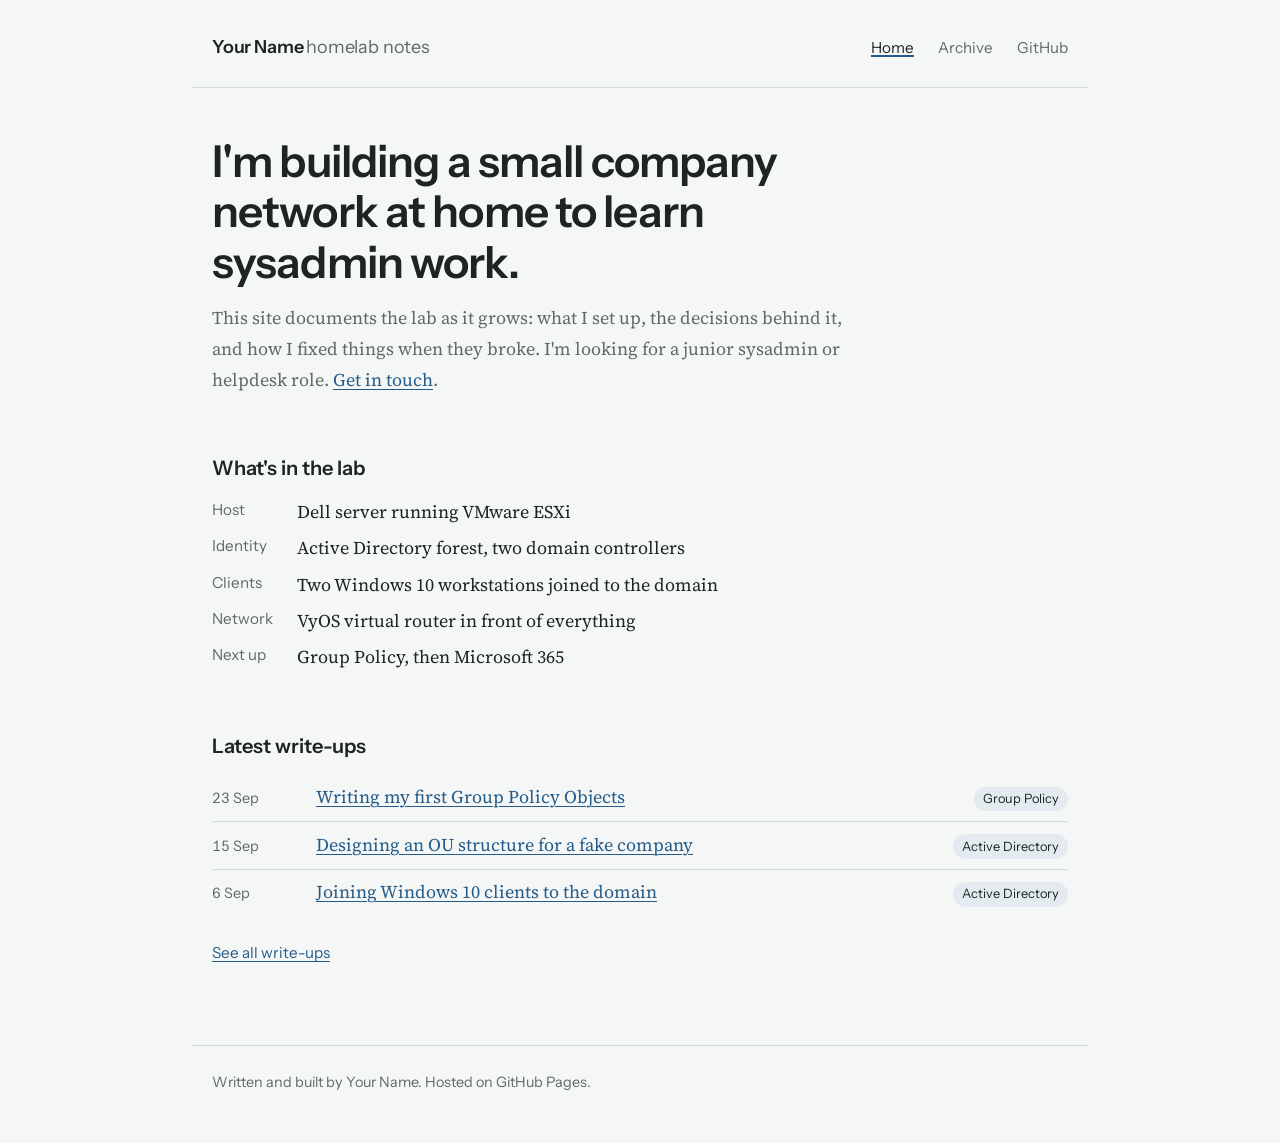
<file: index.html>
<!DOCTYPE html>
<html lang="en">
<head>
  <meta charset="utf-8">
  <meta name="viewport" content="width=device-width, initial-scale=1">
  <title>Your Name | Homelab notes</title>
  <meta name="description" content="Notes from building a Windows domain lab on ESXi while training for sysadmin work.">
  <link rel="preconnect" href="https://fonts.googleapis.com">
  <link rel="preconnect" href="https://fonts.gstatic.com" crossorigin>
  <link href="https://fonts.googleapis.com/css2?family=Instrument+Sans:wght@300;400;600&family=Source+Serif+4:ital,opsz,wght@0,8..60,400;0,8..60,600;1,8..60,400&display=swap" rel="stylesheet">
  <link rel="stylesheet" href="style.css">
</head>
<body>
  <a class="skip-link" href="#content">Skip to content</a>

  <header class="site-header">
    <a class="site-title" href="index.html">Your Name <span>homelab notes</span></a>
    <nav class="site-nav" aria-label="Main">
      <ul>
        <li><a href="index.html" aria-current="page">Home</a></li>
        <li><a href="archives.html">Archive</a></li>
        <li><a href="https://github.com/your-username/homelab">GitHub</a></li>
      </ul>
    </nav>
  </header>

  <main id="content">
    <div class="page-intro">
      <h1>I'm building a small company network at home to learn sysadmin work.</h1>
      <p>This site documents the lab as it grows: what I set up, the decisions behind it, and how I fixed things when they broke. I'm looking for a junior sysadmin or helpdesk role. <a href="mailto:you@example.com">Get in touch</a>.</p>
    </div>

    <section class="lab-summary" aria-labelledby="lab-heading">
      <h2 id="lab-heading">What's in the lab</h2>
      <dl>
        <dt>Host</dt>        <dd>Dell server running VMware ESXi</dd>
        <dt>Identity</dt>    <dd>Active Directory forest, two domain controllers</dd>
        <dt>Clients</dt>     <dd>Two Windows 10 workstations joined to the domain</dd>
        <dt>Network</dt>     <dd>VyOS virtual router in front of everything</dd>
        <dt>Next up</dt>     <dd>Group Policy, then Microsoft 365</dd>
      </dl>
    </section>

    <section class="recent" aria-labelledby="recent-heading">
      <h2 id="recent-heading">Latest write-ups</h2>
      <ul class="post-list">
        <li>
          <time datetime="2026-09-23">23 Sep</time>
          <a href="post.html">Writing my first Group Policy Objects</a>
          <span class="tag">Group Policy</span>
        </li>
        <li>
          <time datetime="2026-09-15">15 Sep</time>
          <a href="post.html">Designing an OU structure for a fake company</a>
          <span class="tag">Active Directory</span>
        </li>
        <li>
          <time datetime="2026-09-06">6 Sep</time>
          <a href="post.html">Joining Windows 10 clients to the domain</a>
          <span class="tag">Active Directory</span>
        </li>
      </ul>
      <p class="more"><a href="archives.html">See all write-ups</a></p>
    </section>
  </main>

  <footer class="site-footer">
    <p>Written and built by Your Name. Hosted on GitHub Pages.</p>
  </footer>
</body>
</html>
</file>
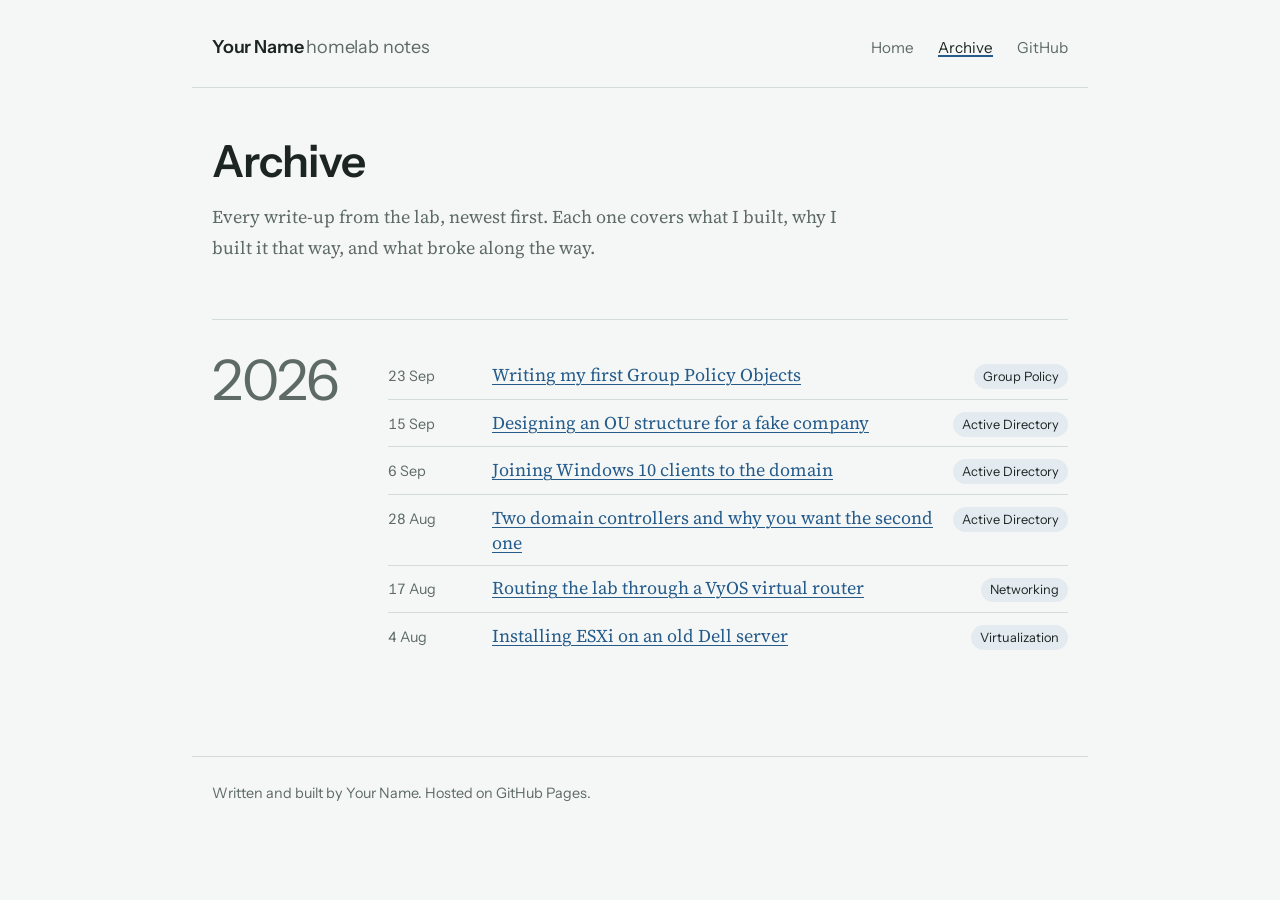
<file: archives.html>
<!DOCTYPE html>
<html lang="en">
<head>
  <meta charset="utf-8">
  <meta name="viewport" content="width=device-width, initial-scale=1">
  <title>Archive | Your Name</title>
  <meta name="description" content="Everything I've written about building and running my homelab.">
  <link rel="preconnect" href="https://fonts.googleapis.com">
  <link rel="preconnect" href="https://fonts.gstatic.com" crossorigin>
  <link href="https://fonts.googleapis.com/css2?family=Instrument+Sans:wght@300;400;600&family=Source+Serif+4:ital,opsz,wght@0,8..60,400;0,8..60,600;1,8..60,400&display=swap" rel="stylesheet">
  <link rel="stylesheet" href="style.css">
</head>
<body>
  <a class="skip-link" href="#content">Skip to content</a>

  <header class="site-header">
    <a class="site-title" href="index.html">Your Name <span>homelab notes</span></a>
    <nav class="site-nav" aria-label="Main">
      <ul>
        <li><a href="index.html">Home</a></li>
        <li><a href="archives.html" aria-current="page">Archive</a></li>
        <li><a href="https://github.com/your-username/homelab">GitHub</a></li>
      </ul>
    </nav>
  </header>

  <main id="content">
    <div class="page-intro">
      <h1>Archive</h1>
      <p>Every write-up from the lab, newest first. Each one covers what I built, why I built it that way, and what broke along the way.</p>
    </div>

    <!-- One <section class="year"> per year. Add new posts at the top of the list. -->
    <section class="year" aria-labelledby="y2026">
      <h2 id="y2026">2026</h2>
      <ul class="post-list">
        <li>
          <time datetime="2026-09-23">23 Sep</time>
          <a href="post.html">Writing my first Group Policy Objects</a>
          <span class="tag">Group Policy</span>
        </li>
        <li>
          <time datetime="2026-09-15">15 Sep</time>
          <a href="post.html">Designing an OU structure for a fake company</a>
          <span class="tag">Active Directory</span>
        </li>
        <li>
          <time datetime="2026-09-06">6 Sep</time>
          <a href="post.html">Joining Windows 10 clients to the domain</a>
          <span class="tag">Active Directory</span>
        </li>
        <li>
          <time datetime="2026-08-28">28 Aug</time>
          <a href="post.html">Two domain controllers and why you want the second one</a>
          <span class="tag">Active Directory</span>
        </li>
        <li>
          <time datetime="2026-08-17">17 Aug</time>
          <a href="post.html">Routing the lab through a VyOS virtual router</a>
          <span class="tag">Networking</span>
        </li>
        <li>
          <time datetime="2026-08-04">4 Aug</time>
          <a href="post.html">Installing ESXi on an old Dell server</a>
          <span class="tag">Virtualization</span>
        </li>
      </ul>
    </section>

    <!-- Example of an older year. Delete it or reuse it.
    <section class="year" aria-labelledby="y2025">
      <h2 id="y2025">2025</h2>
      <ul class="post-list">
        <li>
          <time datetime="2025-12-10">10 Dec</time>
          <a href="post.html">Post title</a>
          <span class="tag">Topic</span>
        </li>
      </ul>
    </section>
    -->
  </main>

  <footer class="site-footer">
    <p>Written and built by Your Name. Hosted on GitHub Pages.</p>
  </footer>
</body>
</html>
</file>
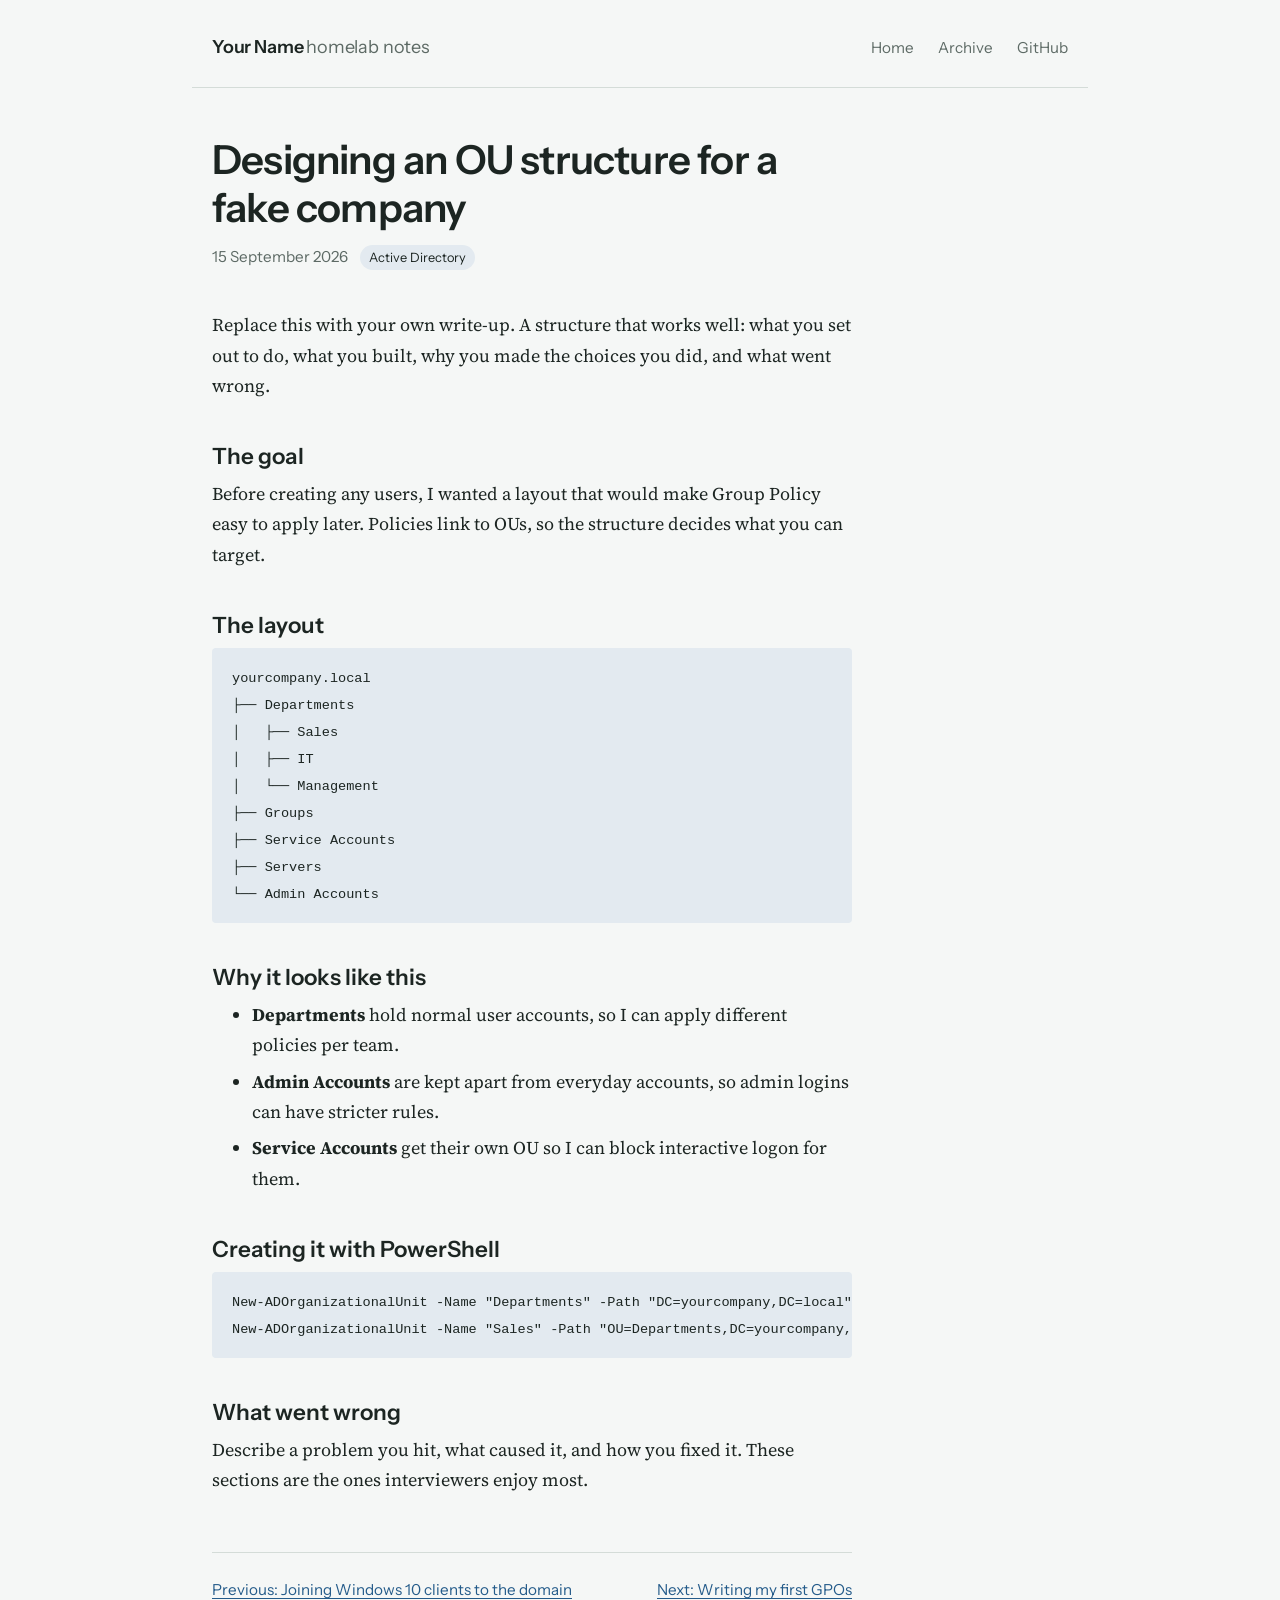
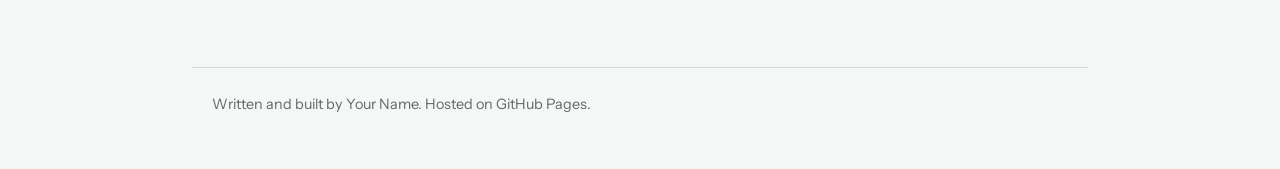
<file: post.html>
<!DOCTYPE html>
<html lang="en">
<head>
  <meta charset="utf-8">
  <meta name="viewport" content="width=device-width, initial-scale=1">
  <title>Designing an OU structure for a fake company | Your Name</title>
  <meta name="description" content="How I laid out organizational units in my lab's Active Directory, and why.">
  <link rel="preconnect" href="https://fonts.googleapis.com">
  <link rel="preconnect" href="https://fonts.gstatic.com" crossorigin>
  <link href="https://fonts.googleapis.com/css2?family=Instrument+Sans:wght@300;400;600&family=Source+Serif+4:ital,opsz,wght@0,8..60,400;0,8..60,600;1,8..60,400&display=swap" rel="stylesheet">
  <link rel="stylesheet" href="style.css">
</head>
<body>
  <a class="skip-link" href="#content">Skip to content</a>

  <header class="site-header">
    <a class="site-title" href="index.html">Your Name <span>homelab notes</span></a>
    <nav class="site-nav" aria-label="Main">
      <ul>
        <li><a href="index.html">Home</a></li>
        <li><a href="archives.html">Archive</a></li>
        <li><a href="https://github.com/your-username/homelab">GitHub</a></li>
      </ul>
    </nav>
  </header>

  <main id="content">
    <article class="post">
      <header class="post-header">
        <h1>Designing an OU structure for a fake company</h1>
        <div class="post-meta">
          <time datetime="2026-09-15">15 September 2026</time>
          <span class="tag">Active Directory</span>
        </div>
      </header>

      <div class="post-body">
        <p>Replace this with your own write-up. A structure that works well: what you set out to do, what you built, why you made the choices you did, and what went wrong.</p>

        <h2>The goal</h2>
        <p>Before creating any users, I wanted a layout that would make Group Policy easy to apply later. Policies link to OUs, so the structure decides what you can target.</p>

        <h2>The layout</h2>
        <pre><code>yourcompany.local
├── Departments
│   ├── Sales
│   ├── IT
│   └── Management
├── Groups
├── Service Accounts
├── Servers
└── Admin Accounts</code></pre>

        <h2>Why it looks like this</h2>
        <ul>
          <li><strong>Departments</strong> hold normal user accounts, so I can apply different policies per team.</li>
          <li><strong>Admin Accounts</strong> are kept apart from everyday accounts, so admin logins can have stricter rules.</li>
          <li><strong>Service Accounts</strong> get their own OU so I can block interactive logon for them.</li>
        </ul>

        <h2>Creating it with PowerShell</h2>
        <pre><code>New-ADOrganizationalUnit -Name "Departments" -Path "DC=yourcompany,DC=local"
New-ADOrganizationalUnit -Name "Sales" -Path "OU=Departments,DC=yourcompany,DC=local"</code></pre>

        <h2>What went wrong</h2>
        <p>Describe a problem you hit, what caused it, and how you fixed it. These sections are the ones interviewers enjoy most.</p>
      </div>

      <nav class="post-nav" aria-label="More posts">
        <a href="post.html">Previous: Joining Windows 10 clients to the domain</a>
        <a href="post.html">Next: Writing my first GPOs</a>
      </nav>
    </article>
  </main>

  <footer class="site-footer">
    <p>Written and built by Your Name. Hosted on GitHub Pages.</p>
  </footer>
</body>
</html>
</file>
<file: style.css>
/* ==========================================================
   Homelab notes: a small, text-first blog template
   Colors live in the :root tokens. Change them there.
   ========================================================== */

:root {
  --paper: #f5f7f6;
  --ink: #1c2522;
  --muted: #5d6a65;
  --rule: #d4dcd8;
  --link: #245b8a;
  --link-hover: #163d5e;
  --tag-bg: #e3eaf0;

  --serif: "Source Serif 4", Georgia, "Times New Roman", serif;
  --sans: "Instrument Sans", system-ui, -apple-system, "Segoe UI", Roboto, sans-serif;

  --measure: 40rem;
  --wide: 56rem;
}

@media (prefers-color-scheme: dark) {
  :root {
    --paper: #151b19;
    --ink: #e4e9e6;
    --muted: #9aa7a2;
    --rule: #2e3834;
    --link: #8dbbe3;
    --link-hover: #b9d6ef;
    --tag-bg: #22303a;
  }
}

*, *::before, *::after { box-sizing: border-box; }

html { -webkit-text-size-adjust: 100%; }

body {
  margin: 0;
  background: var(--paper);
  color: var(--ink);
  font-family: var(--serif);
  font-size: 1.125rem;
  line-height: 1.7;
}

a { color: var(--link); text-underline-offset: 0.18em; text-decoration-thickness: 1px; }
a:hover { color: var(--link-hover); text-decoration-thickness: 2px; }
a:focus-visible { outline: 2px solid var(--link); outline-offset: 3px; border-radius: 2px; }

img { max-width: 100%; height: auto; }

.skip-link {
  position: absolute; left: -999px; top: 0;
  background: var(--ink); color: var(--paper); padding: 0.5rem 1rem;
}
.skip-link:focus { left: 1rem; top: 1rem; }

/* ---------- Header ---------- */

.site-header {
  max-width: var(--wide);
  margin: 0 auto;
  padding: 2rem 1.25rem 1.5rem;
  display: flex;
  flex-wrap: wrap;
  align-items: baseline;
  justify-content: space-between;
  gap: 0.75rem 2rem;
  border-bottom: 1px solid var(--rule);
  font-family: var(--sans);
}

.site-title {
  font-weight: 600;
  font-size: 1.125rem;
  color: var(--ink);
  text-decoration: none;
  letter-spacing: -0.01em;
}
.site-title span { color: var(--muted); font-weight: 400; }

.site-nav ul { list-style: none; margin: 0; padding: 0; display: flex; gap: 1.5rem; }
.site-nav a { color: var(--muted); text-decoration: none; font-size: 0.95rem; }
.site-nav a:hover { color: var(--ink); }
.site-nav a[aria-current="page"] { color: var(--ink); box-shadow: inset 0 -2px 0 var(--link); }

/* ---------- Main ---------- */

main { max-width: var(--wide); margin: 0 auto; padding: 3rem 1.25rem 4rem; }

.page-intro { max-width: var(--measure); margin-bottom: 3.5rem; }
.page-intro h1 {
  font-family: var(--sans);
  font-weight: 600;
  font-size: clamp(2rem, 5vw, 2.75rem);
  line-height: 1.15;
  letter-spacing: -0.02em;
  margin: 0 0 1rem;
}
.page-intro p { margin: 0; color: var(--muted); }

/* ---------- Archive: the year sits in its own column ---------- */

.year {
  display: grid;
  grid-template-columns: 9rem 1fr;
  gap: 0 2rem;
  padding: 2rem 0;
  border-top: 1px solid var(--rule);
}

.year h2 {
  margin: 0;
  font-family: var(--sans);
  font-weight: 300;
  font-size: 3.5rem;
  line-height: 1;
  letter-spacing: -0.04em;
  color: var(--muted);
  font-variant-numeric: lining-nums;
  align-self: start;
  position: sticky;
  top: 1.5rem;
}

.post-list { list-style: none; margin: 0; padding: 0; }

.post-list li {
  display: grid;
  grid-template-columns: 5.5rem 1fr auto;
  gap: 0 1rem;
  align-items: baseline;
  padding: 0.6rem 0;
  border-bottom: 1px solid var(--rule);
}
.post-list li:last-child { border-bottom: 0; }

.post-list time {
  font-family: var(--sans);
  font-size: 0.9rem;
  color: var(--muted);
  font-variant-numeric: tabular-nums;
}

.post-list a { font-size: 1.125rem; line-height: 1.4; }

.tag {
  font-family: var(--sans);
  font-size: 0.8rem;
  color: var(--ink);
  background: var(--tag-bg);
  padding: 0.1rem 0.55rem;
  border-radius: 999px;
  white-space: nowrap;
}

/* ---------- Home page ---------- */

.lab-summary {
  max-width: var(--measure);
  margin: 0 0 3.5rem;
}
.lab-summary h2, .recent h2 {
  font-family: var(--sans);
  font-size: 1.25rem;
  font-weight: 600;
  margin: 0 0 0.75rem;
}
.lab-summary dl {
  display: grid;
  grid-template-columns: max-content 1fr;
  gap: 0.35rem 1.5rem;
  margin: 0;
}
.lab-summary dt { font-family: var(--sans); font-size: 0.95rem; color: var(--muted); }
.lab-summary dd { margin: 0; }

.recent .post-list { max-width: var(--wide); }
.more { margin-top: 1.5rem; font-family: var(--sans); font-size: 0.95rem; }

/* ---------- Single post ---------- */

.post { max-width: var(--measure); }
.post-header { margin-bottom: 2.5rem; }
.post-header h1 {
  font-family: var(--sans);
  font-weight: 600;
  font-size: clamp(1.9rem, 4.5vw, 2.5rem);
  line-height: 1.2;
  letter-spacing: -0.02em;
  margin: 0 0 0.75rem;
}
.post-meta { font-family: var(--sans); font-size: 0.95rem; color: var(--muted); display: flex; gap: 0.75rem; align-items: baseline; flex-wrap: wrap; }

.post-body h2 { font-family: var(--sans); font-size: 1.4rem; font-weight: 600; margin: 2.5rem 0 0.5rem; line-height: 1.3; }
.post-body h3 { font-family: var(--sans); font-size: 1.1rem; font-weight: 600; margin: 2rem 0 0.25rem; }
.post-body p, .post-body ul, .post-body ol { margin: 0 0 1.25rem; }
.post-body li { margin-bottom: 0.35rem; }

.post-body code {
  font-family: ui-monospace, "SFMono-Regular", Consolas, "Liberation Mono", monospace;
  font-size: 0.88em;
  background: var(--tag-bg);
  padding: 0.1em 0.35em;
  border-radius: 3px;
}
.post-body pre {
  overflow-x: auto;
  padding: 1rem 1.25rem;
  background: var(--tag-bg);
  border-radius: 4px;
  line-height: 1.5;
  margin: 0 0 1.5rem;
}
.post-body pre code { background: none; padding: 0; font-size: 0.85rem; }

.post-body blockquote {
  margin: 0 0 1.5rem;
  padding-left: 1.25rem;
  border-left: 3px solid var(--link);
  color: var(--muted);
}

.post-nav {
  margin-top: 3.5rem;
  padding-top: 1.5rem;
  border-top: 1px solid var(--rule);
  display: flex;
  justify-content: space-between;
  gap: 1rem;
  font-family: var(--sans);
  font-size: 0.95rem;
}

/* ---------- Footer ---------- */

.site-footer {
  max-width: var(--wide);
  margin: 0 auto;
  padding: 1.5rem 1.25rem 3rem;
  border-top: 1px solid var(--rule);
  font-family: var(--sans);
  font-size: 0.9rem;
  color: var(--muted);
}
.site-footer p { margin: 0; }

/* ---------- Small screens ---------- */

@media (max-width: 40rem) {
  .year { grid-template-columns: 1fr; }
  .year h2 { position: static; font-size: 2.5rem; margin-bottom: 1rem; }
  .post-list li { grid-template-columns: 1fr auto; }
  .post-list time { grid-column: 1 / -1; }
}
</file>
